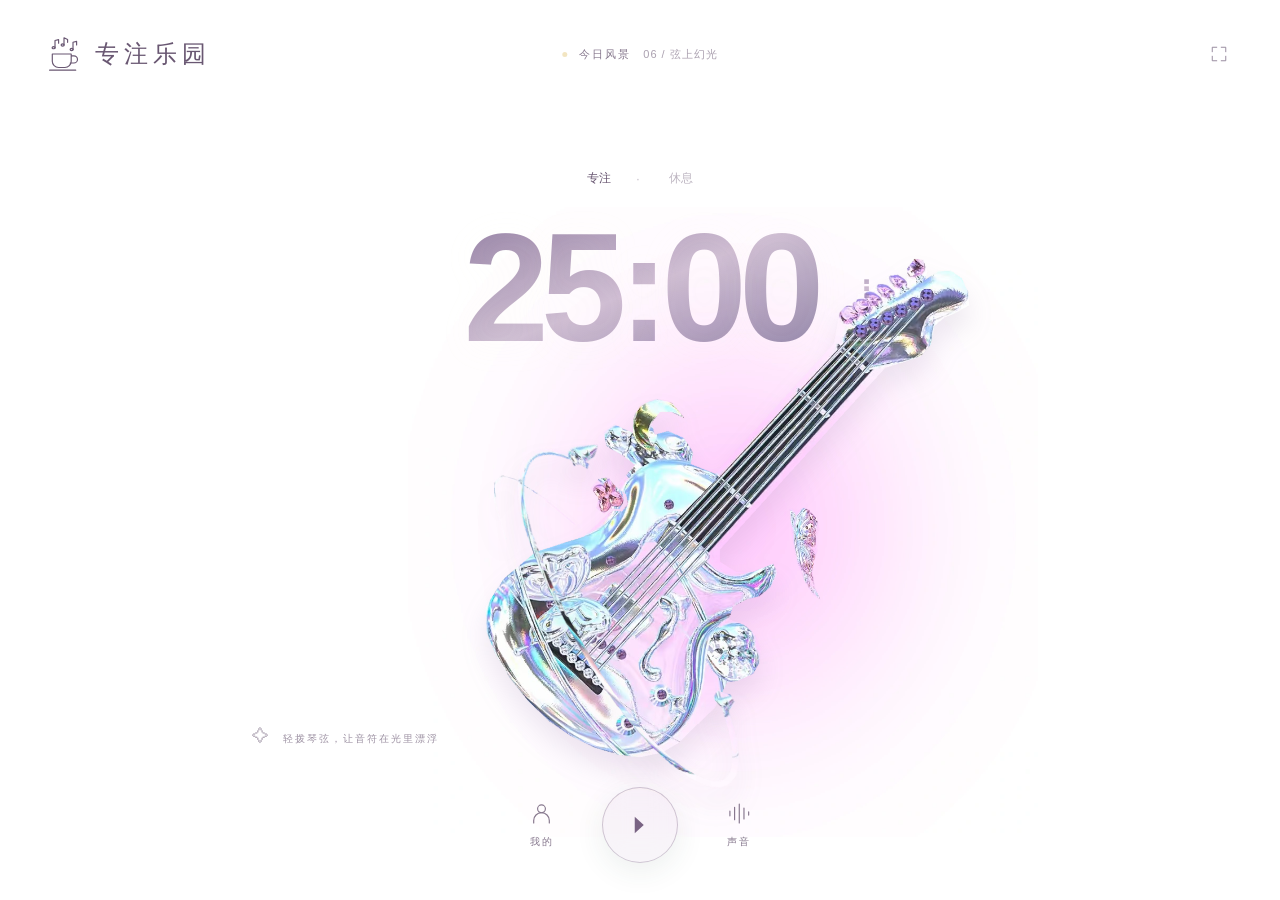
<file: index.html>
<!doctype html>
<html lang="zh-CN">
<head><meta charset="utf-8"><meta name="viewport" content="width=device-width,initial-scale=1"><meta name="theme-color" content="#7f9489"><title>专注乐园</title><link rel="icon" href="assets/coffee-notes.svg" type="image/svg+xml"><link rel="stylesheet" href="style.css"></head>
<body>
<canvas id="pond" aria-label="互动鱼池，按住并移动鼠标，引导小鱼游动"></canvas>
<div class="grain"></div><div class="vignette"></div>
<header><div class="brand"><svg xmlns="http://www.w3.org/2000/svg" viewBox="0 0 40 40" fill="none" stroke="currentColor" stroke-width="1.5" stroke-linecap="round" stroke-linejoin="round" aria-hidden="true"><path data-cup="true" d="M7 20h21v8a7 7 0 0 1-7 7h-7a7 7 0 0 1-7-7Zm21 2h3a4 4 0 0 1 0 8h-4M4 38h29"/><g data-music-note="1"><path d="M10 13V5l4-1v4"/><ellipse cx="8.5" cy="13" rx="1.7" ry="1.2"/></g><g data-music-note="2"><path d="M20 10V2l4 2v3"/><ellipse cx="18.5" cy="10" rx="1.7" ry="1.2"/></g><g data-music-note="3"><path d="M30 15V7l4-1v4"/><ellipse cx="28.5" cy="15" rx="1.7" ry="1.2"/></g></svg><span>专注乐园</span></div><div class="scene-label"><i></i> <b id="sceneMode">今日风景</b> <span id="sceneName">01 / 暖屿鱼池</span></div><button class="icon-button" id="fullscreen" title="全屏沉浸" aria-label="全屏沉浸"></button></header>
<main><section class="timer-zone"><div class="mode"><button id="focusTab" class="selected">专注</button><span>·</span><button id="breakTab">休息</button></div><div class="time-row"><button id="time" title="点击调整当前时长" aria-label="调整当前时长">25:00</button><button id="settings" class="dots" aria-label="设置时长">⋮</button></div><div id="status" class="status"></div></section></main>
<div class="interaction-hint" id="hint"><span>✧</span> 按住水面，让小鱼跟随你的光</div>
<footer><div class="controls"><button class="side-control" id="profile" aria-label="我的专注"><span class="icon"></span><small>我的</small></button><button id="toggle" class="play-button" aria-label="开始专注"></button><button class="side-control" id="sound" aria-label="背景声音"><span class="icon"></span><small>声音</small></button></div></footer>
<dialog id="settingsDialog"><form method="dialog"><div class="panel-heading"><div><small>YOUR OWN RHYTHM</small><h2>找到你的节奏</h2></div><button class="close" aria-label="关闭">×</button></div><p class="panel-copy">专注一会儿，也记得好好休息。</p><label class="setting-row">专注时长 <span><input id="focusMinutes" type="number" min="1" max="180" value="25" required> 分钟</span></label><label class="setting-row">休息时长 <span><input id="breakMinutes" type="number" min="1" max="60" value="5" required> 分钟</span></label><p class="fine">保存后，当前阶段会从新时长开始计时并暂停。</p><button type="button" id="saveSettings" class="primary">保存节奏</button><button type="button" id="reset" class="text-button">重置当前计时</button></form></dialog>
<dialog id="wheelDialog"><div class="panel-heading"><div><small>A MOMENT FOR YOU</small><h2 id="wheelTitle">调整专注时长</h2></div><button class="close" aria-label="关闭">×</button></div><p class="panel-copy">上下滚动，选一个刚刚好的时间。</p><div class="wheel-wrap"><div class="wheel-selection"></div><div id="wheel" tabindex="0" role="listbox" aria-label="分钟数"></div><span class="wheel-unit">分钟</span></div><button id="saveWheel" class="primary">就从这里开始</button></dialog>
<dialog id="profileDialog"><div class="panel-heading"><div><small>EVERY MOMENT COUNTS</small><h2>慢慢生长的你</h2></div><button class="close" aria-label="关闭">×</button></div><p class="panel-copy">每一份投入，都在这里悄悄积累。</p><div class="stats"><div><strong id="count">0</strong><span>累计番茄周期</span></div><div><strong id="minutes">0</strong><span>累计专注 · 分钟</span></div></div><div class="unlock-card"><span>✧</span><p id="profileUnlock">完成一个完整周期，收下明日场景的解锁资格。</p></div><section id="sceneLibrary" class="scene-library" aria-label="我的场景"><div class="library-tabs" role="tablist" aria-label="场景分类"><button id="unlockedTab" type="button" role="tab" aria-controls="unlockedPanel" aria-selected="true">已解锁场景</button><button id="favoritesTab" type="button" role="tab" aria-controls="favoritesPanel" aria-selected="false">收藏场景</button></div><div id="unlockedPanel" role="tabpanel" aria-labelledby="unlockedTab"><div id="unlockedScenes"></div><p id="unlockedEmpty" class="library-empty" hidden>新的风景，正在路上。</p></div><div id="favoritesPanel" role="tabpanel" aria-labelledby="favoritesTab" hidden><div id="favoritesScenes"></div><p id="favoritesEmpty" class="library-empty">点亮场景旁的星星，把喜欢的风景留在这里。</p></div></section><div class="backup"><button id="export" class="text-button">导出备份 ↗</button><button id="import" class="text-button">导入备份 ↙</button><input id="importFile" type="file" accept="application/json" hidden></div><p class="fine">数据只保存在这台电脑的当前浏览器。</p></dialog>
<dialog id="soundDialog"><div class="panel-heading"><div><small>LISTEN TO THE QUIET</small><h2>给安静一点声音</h2></div><button class="close" aria-label="关闭">×</button></div><p class="panel-copy">柔和的本地声音，陪你停留片刻。</p><div class="tracks"><button data-track="rain"><span>☂</span><div>轻雨<small>均匀雨幕，安心学习</small></div><i>○</i></button><button data-track="piano"><span>♫</span><div>柔和钢琴<small>缓缓流淌，让心安静下来</small></div><i>○</i></button><button data-track="forest"><span>♧</span><div>林风<small>树叶之间，一阵柔软的风</small></div><i>○</i></button></div><label class="volume-row">音量<input id="volume" type="range" min="0" max="1" step="0.01" value="0.35"></label><label class="volume-row">场景互动音效<input id="effects" type="checkbox" checked></label><button id="stopSound" class="text-button">关闭背景声音</button></dialog>
<div id="toast" role="status"></div><script src="scenes/warm-pond/scene.js"></script><script src="scenes/dream-ocean/scene.js"></script><script src="scenes/rain-window/scene.js"></script><script src="scenes/dandelion-night/scene.js"></script><script src="scenes/book-pages/scene.js"></script><script src="scenes/crystal-guitar/scene.js"></script><script src="scenes/wisteria-glow/scene.js"></script><script src="scenes/airplane-window/scene.js"></script><script src="scenes/catalog.js"></script><script src="app.js"></script><script src="scenes/shared/pond.js"></script><script src="scenes/rain-window/renderer.js"></script><script src="scenes/dandelion-night/renderer.js"></script><script src="scenes/book-pages/renderer.js"></script><script src="scenes/crystal-guitar/renderer.js"></script><script src="scenes/wisteria-glow/renderer.js"></script><script src="scenes/airplane-window/renderer.js"></script><script src="scenes/shared/renderer.js"></script>
</body></html>
</file>
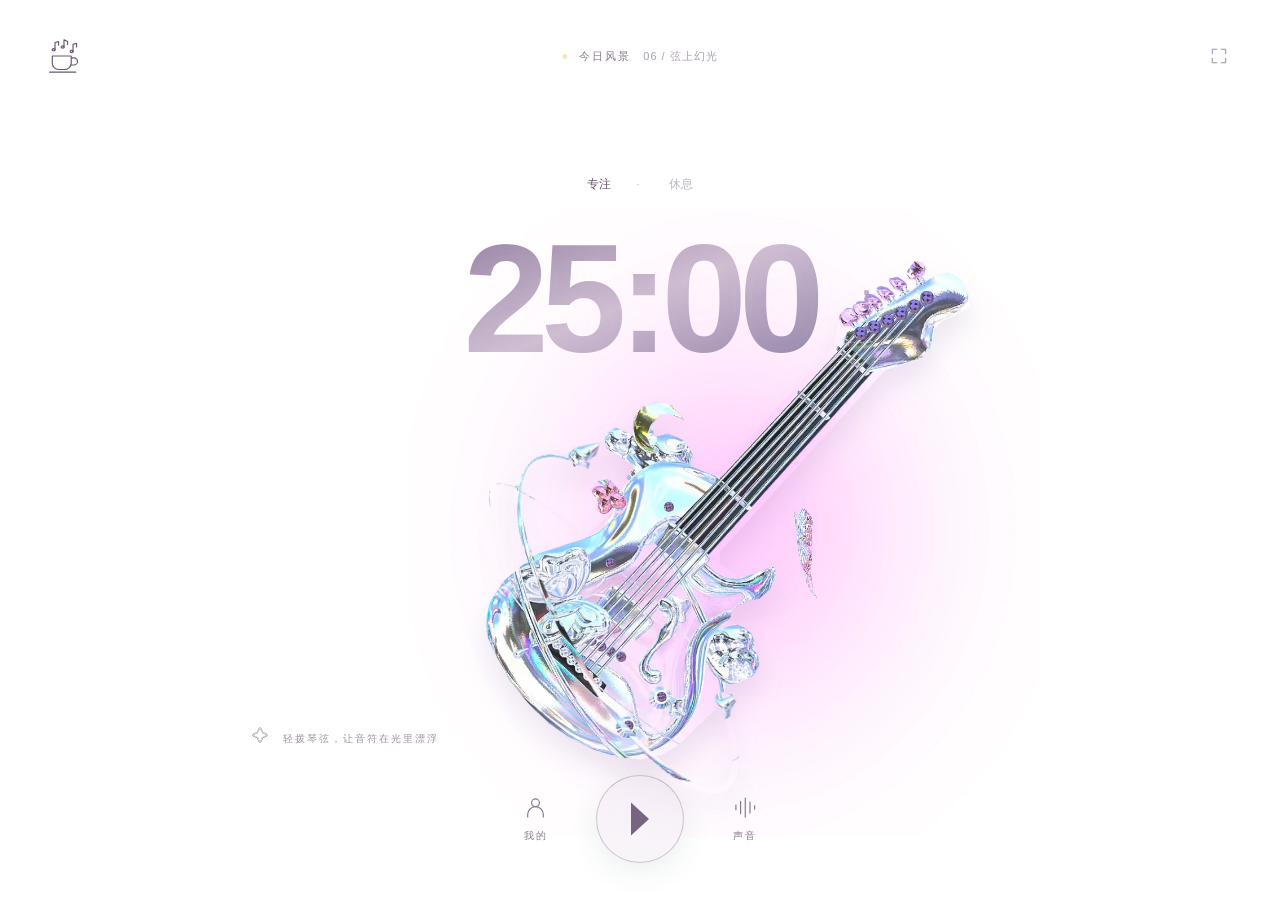
<file: mobile/index.html>
<!doctype html>
<html lang="zh-CN">
<head><meta charset="utf-8"><meta name="viewport" content="width=device-width,initial-scale=1,viewport-fit=cover"><meta name="theme-color" content="#7f9489"><title>专注乐园</title><link rel="icon" href="assets/coffee-notes.svg" type="image/svg+xml"><link rel="stylesheet" href="style.css"><link rel="manifest" href="manifest.webmanifest"><link rel="apple-touch-icon" href="assets/icon-180.png"><meta name="apple-mobile-web-app-capable" content="yes"><meta name="apple-mobile-web-app-title" content="专注乐园"><meta name="apple-mobile-web-app-status-bar-style" content="black-translucent"><link rel="stylesheet" href="mobile.css"></head>
<body>
<canvas id="pond" aria-label="互动鱼池，按住并移动鼠标，引导小鱼游动"></canvas>
<div class="grain"></div><div class="vignette"></div>
<header><div class="brand" role="img" aria-label="专注乐园"><svg xmlns="http://www.w3.org/2000/svg" viewBox="0 0 40 40" fill="none" stroke="currentColor" stroke-width="1.5" stroke-linecap="round" stroke-linejoin="round" aria-hidden="true"><path data-cup="true" d="M7 20h21v8a7 7 0 0 1-7 7h-7a7 7 0 0 1-7-7Zm21 2h3a4 4 0 0 1 0 8h-4M4 38h29"/><g data-music-note="1"><path d="M10 13V5l4-1v4"/><ellipse cx="8.5" cy="13" rx="1.7" ry="1.2"/></g><g data-music-note="2"><path d="M20 10V2l4 2v3"/><ellipse cx="18.5" cy="10" rx="1.7" ry="1.2"/></g><g data-music-note="3"><path d="M30 15V7l4-1v4"/><ellipse cx="28.5" cy="15" rx="1.7" ry="1.2"/></g></svg></div><div class="scene-label"><i></i> <b id="sceneMode">今日风景</b> <span id="sceneName">01 / 暖屿鱼池</span></div><button class="icon-button" id="fullscreen" title="全屏沉浸" aria-label="全屏沉浸"></button></header>
<main><section class="timer-zone"><div class="mode"><button id="focusTab" class="selected">专注</button><span>·</span><button id="breakTab">休息</button></div><div class="time-row"><button id="time" title="点击调整当前时长" aria-label="调整当前时长">25:00</button><button id="settings" class="dots" aria-label="设置时长">⋮</button></div><div id="status" class="status"></div></section></main>
<div class="interaction-hint" id="hint"><span>✧</span> 按住水面，让小鱼跟随你的光</div>
<footer><div class="controls"><button class="side-control" id="profile" aria-label="我的专注"><span class="icon"></span><small>我的</small></button><button id="toggle" class="play-button" aria-label="开始专注"></button><button class="side-control" id="sound" aria-label="背景声音"><span class="icon"></span><small>声音</small></button></div></footer>
<dialog id="settingsDialog"><form method="dialog"><div class="panel-heading"><div><small>YOUR OWN RHYTHM</small><h2>找到你的节奏</h2></div><button class="close" aria-label="关闭">×</button></div><p class="panel-copy">专注一会儿，也记得好好休息。</p><label class="setting-row">专注时长 <span><input id="focusMinutes" type="number" min="1" max="180" value="25" required> 分钟</span></label><label class="setting-row">休息时长 <span><input id="breakMinutes" type="number" min="1" max="60" value="5" required> 分钟</span></label><p class="fine">保存后，当前阶段会从新时长开始计时并暂停。</p><button type="button" id="saveSettings" class="primary">保存节奏</button><button type="button" id="reset" class="text-button">重置当前计时</button></form></dialog>
<dialog id="wheelDialog"><div class="panel-heading"><div><small>A MOMENT FOR YOU</small><h2 id="wheelTitle">调整专注时长</h2></div><button class="close" aria-label="关闭">×</button></div><p class="panel-copy">上下滚动，选一个刚刚好的时间。</p><div class="wheel-wrap"><div class="wheel-selection"></div><div id="wheel" tabindex="0" role="listbox" aria-label="分钟数"></div><span class="wheel-unit">分钟</span></div><button id="saveWheel" class="primary">就从这里开始</button></dialog>
<dialog id="profileDialog"><div class="panel-heading"><div><small>EVERY MOMENT COUNTS</small><h2>慢慢生长的你</h2></div><button class="close" aria-label="关闭">×</button></div><p class="panel-copy">每一份投入，都在这里悄悄积累。</p><div class="stats"><div><strong id="count">0</strong><span>累计番茄周期</span></div><div><strong id="minutes">0</strong><span>累计专注 · 分钟</span></div></div><div class="unlock-card"><span>✧</span><p id="profileUnlock">完成一个完整周期，收下明日场景的解锁资格。</p></div><section id="sceneLibrary" class="scene-library" aria-label="我的场景"><div class="library-tabs" role="tablist" aria-label="场景分类"><button id="unlockedTab" type="button" role="tab" aria-controls="unlockedPanel" aria-selected="true">已解锁场景</button><button id="favoritesTab" type="button" role="tab" aria-controls="favoritesPanel" aria-selected="false">收藏场景</button></div><div id="unlockedPanel" role="tabpanel" aria-labelledby="unlockedTab"><div id="unlockedScenes"></div><p id="unlockedEmpty" class="library-empty" hidden>新的风景，正在路上。</p></div><div id="favoritesPanel" role="tabpanel" aria-labelledby="favoritesTab" hidden><div id="favoritesScenes"></div><p id="favoritesEmpty" class="library-empty">点亮场景旁的星星，把喜欢的风景留在这里。</p></div></section><div class="backup"><button id="export" class="text-button">导出备份 ↗</button><button id="import" class="text-button">导入备份 ↙</button><input id="importFile" type="file" accept=".json,application/json" hidden></div><p class="fine">数据只保存在当前设备；可用备份在电脑与手机之间迁移。</p><section class="install-card"><p id="offlineStatus" role="status">正在检查离线资源……</p><button id="retryOffline" type="button">重新准备离线资源</button><details id="installHelp"><summary>安装到 iPhone 桌面</summary><ol><li>在 Safari 打开此应用的 HTTPS 地址。</li><li>等上方显示「离线资源已就绪」。</li><li>点 Safari 分享，选择「添加到主屏幕」；若出现「作为 Web App 打开」，请开启。</li><li>从新图标打开，首次确认资源就绪后可断网使用。</li></ol><p>ZIP 仅用于传输和部署，不能从「文件」直接安装。锁屏期间可能没有完成提示音，请返回应用查看；重要记录请定期导出备份。</p></details></section></dialog>
<dialog id="soundDialog"><div class="panel-heading"><div><small>LISTEN TO THE QUIET</small><h2>给安静一点声音</h2></div><button class="close" aria-label="关闭">×</button></div><p class="panel-copy">柔和的本地声音，陪你停留片刻。</p><div class="tracks"><button data-track="rain"><span>☂</span><div>轻雨<small>均匀雨幕，安心学习</small></div><i>○</i></button><button data-track="piano"><span>♫</span><div>柔和钢琴<small>缓缓流淌，让心安静下来</small></div><i>○</i></button><button data-track="forest"><span>♧</span><div>林风<small>树叶之间，一阵柔软的风</small></div><i>○</i></button></div><label class="volume-row">音量<input id="volume" type="range" min="0" max="1" step="0.01" value="0.35"></label><label class="volume-row">场景互动音效<input id="effects" type="checkbox" checked></label><button id="stopSound" class="text-button">关闭背景声音</button></dialog>
<div id="toast" role="status"></div><script src="scenes/warm-pond/scene.js"></script><script src="scenes/dream-ocean/scene.js"></script><script src="scenes/rain-window/scene.js"></script><script src="scenes/dandelion-night/scene.js"></script><script src="scenes/book-pages/scene.js"></script><script src="scenes/crystal-guitar/scene.js"></script><script src="scenes/wisteria-glow/scene.js"></script><script src="scenes/airplane-window/scene.js"></script><script src="scenes/catalog.js"></script><script src="app.js"></script><script src="scenes/shared/pond.js"></script><script src="scenes/rain-window/renderer.js"></script><script src="scenes/dandelion-night/renderer.js"></script><script src="scenes/book-pages/renderer.js"></script><script src="scenes/crystal-guitar/renderer.js"></script><script src="scenes/wisteria-glow/renderer.js"></script><script src="scenes/airplane-window/renderer.js"></script><script src="scenes/shared/renderer.js"></script>
<script src="mobile.js"></script></body></html>
</file>
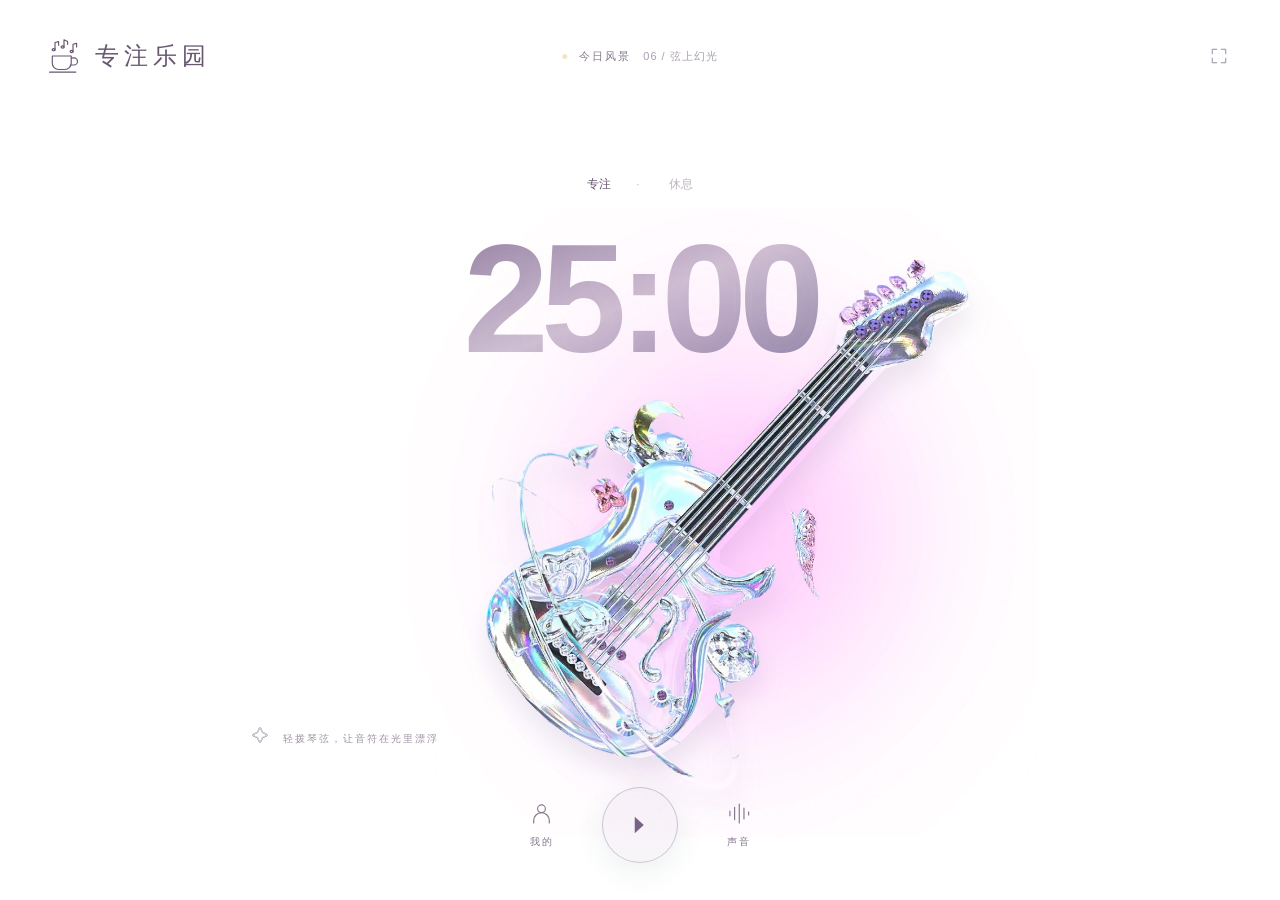
<file: 专注乐园移动端/index.html>
<!doctype html>
<html lang="zh-CN">
<head><meta charset="utf-8"><meta name="viewport" content="width=device-width,initial-scale=1,viewport-fit=cover"><meta name="theme-color" content="#7f9489"><title>专注乐园</title><link rel="icon" href="assets/coffee-notes.svg" type="image/svg+xml"><link rel="stylesheet" href="style.css"><link rel="manifest" href="manifest.webmanifest"><link rel="apple-touch-icon" href="assets/icon-180.png"><meta name="apple-mobile-web-app-capable" content="yes"><meta name="apple-mobile-web-app-title" content="专注乐园"><meta name="apple-mobile-web-app-status-bar-style" content="black-translucent"><link rel="stylesheet" href="mobile.css"></head>
<body>
<canvas id="pond" aria-label="互动鱼池，按住并移动鼠标，引导小鱼游动"></canvas>
<div class="grain"></div><div class="vignette"></div>
<header><div class="brand"><svg xmlns="http://www.w3.org/2000/svg" viewBox="0 0 40 40" fill="none" stroke="currentColor" stroke-width="1.5" stroke-linecap="round" stroke-linejoin="round" aria-hidden="true"><path data-cup="true" d="M7 20h21v8a7 7 0 0 1-7 7h-7a7 7 0 0 1-7-7Zm21 2h3a4 4 0 0 1 0 8h-4M4 38h29"/><g data-music-note="1"><path d="M10 13V5l4-1v4"/><ellipse cx="8.5" cy="13" rx="1.7" ry="1.2"/></g><g data-music-note="2"><path d="M20 10V2l4 2v3"/><ellipse cx="18.5" cy="10" rx="1.7" ry="1.2"/></g><g data-music-note="3"><path d="M30 15V7l4-1v4"/><ellipse cx="28.5" cy="15" rx="1.7" ry="1.2"/></g></svg><span>专注乐园</span></div><div class="scene-label"><i></i> <b id="sceneMode">今日风景</b> <span id="sceneName">01 / 暖屿鱼池</span></div><button class="icon-button" id="fullscreen" title="全屏沉浸" aria-label="全屏沉浸"></button></header>
<main><section class="timer-zone"><div class="mode"><button id="focusTab" class="selected">专注</button><span>·</span><button id="breakTab">休息</button></div><div class="time-row"><button id="time" title="点击调整当前时长" aria-label="调整当前时长">25:00</button><button id="settings" class="dots" aria-label="设置时长">⋮</button></div><div id="status" class="status"></div></section></main>
<div class="interaction-hint" id="hint"><span>✧</span> 按住水面，让小鱼跟随你的光</div>
<footer><div class="controls"><button class="side-control" id="profile" aria-label="我的专注"><span class="icon"></span><small>我的</small></button><button id="toggle" class="play-button" aria-label="开始专注"></button><button class="side-control" id="sound" aria-label="背景声音"><span class="icon"></span><small>声音</small></button></div></footer>
<dialog id="settingsDialog"><form method="dialog"><div class="panel-heading"><div><small>YOUR OWN RHYTHM</small><h2>找到你的节奏</h2></div><button class="close" aria-label="关闭">×</button></div><p class="panel-copy">专注一会儿，也记得好好休息。</p><label class="setting-row">专注时长 <span><input id="focusMinutes" type="number" min="1" max="180" value="25" required> 分钟</span></label><label class="setting-row">休息时长 <span><input id="breakMinutes" type="number" min="1" max="60" value="5" required> 分钟</span></label><p class="fine">保存后，当前阶段会从新时长开始计时并暂停。</p><button type="button" id="saveSettings" class="primary">保存节奏</button><button type="button" id="reset" class="text-button">重置当前计时</button></form></dialog>
<dialog id="wheelDialog"><div class="panel-heading"><div><small>A MOMENT FOR YOU</small><h2 id="wheelTitle">调整专注时长</h2></div><button class="close" aria-label="关闭">×</button></div><p class="panel-copy">上下滚动，选一个刚刚好的时间。</p><div class="wheel-wrap"><div class="wheel-selection"></div><div id="wheel" tabindex="0" role="listbox" aria-label="分钟数"></div><span class="wheel-unit">分钟</span></div><button id="saveWheel" class="primary">就从这里开始</button></dialog>
<dialog id="profileDialog"><div class="panel-heading"><div><small>EVERY MOMENT COUNTS</small><h2>慢慢生长的你</h2></div><button class="close" aria-label="关闭">×</button></div><p class="panel-copy">每一份投入，都在这里悄悄积累。</p><div class="stats"><div><strong id="count">0</strong><span>累计番茄周期</span></div><div><strong id="minutes">0</strong><span>累计专注 · 分钟</span></div></div><div class="unlock-card"><span>✧</span><p id="profileUnlock">完成一个完整周期，收下明日场景的解锁资格。</p></div><section id="sceneLibrary" class="scene-library" aria-label="我的场景"><div class="library-tabs" role="tablist" aria-label="场景分类"><button id="unlockedTab" type="button" role="tab" aria-controls="unlockedPanel" aria-selected="true">已解锁场景</button><button id="favoritesTab" type="button" role="tab" aria-controls="favoritesPanel" aria-selected="false">收藏场景</button></div><div id="unlockedPanel" role="tabpanel" aria-labelledby="unlockedTab"><div id="unlockedScenes"></div><p id="unlockedEmpty" class="library-empty" hidden>新的风景，正在路上。</p></div><div id="favoritesPanel" role="tabpanel" aria-labelledby="favoritesTab" hidden><div id="favoritesScenes"></div><p id="favoritesEmpty" class="library-empty">点亮场景旁的星星，把喜欢的风景留在这里。</p></div></section><div class="backup"><button id="export" class="text-button">导出备份 ↗</button><button id="import" class="text-button">导入备份 ↙</button><input id="importFile" type="file" accept=".json,application/json" hidden></div><p class="fine">数据只保存在当前设备；可用备份在电脑与手机之间迁移。</p><section class="install-card"><p id="offlineStatus" role="status">正在检查离线资源……</p><button id="retryOffline" type="button">重新准备离线资源</button><details id="installHelp"><summary>安装到 iPhone 桌面</summary><ol><li>在 Safari 打开此应用的 HTTPS 地址。</li><li>等上方显示「离线资源已就绪」。</li><li>点 Safari 分享，选择「添加到主屏幕」；若出现「作为 Web App 打开」，请开启。</li><li>从新图标打开，首次确认资源就绪后可断网使用。</li></ol><p>ZIP 仅用于传输和部署，不能从「文件」直接安装。锁屏期间可能没有完成提示音，请返回应用查看；重要记录请定期导出备份。</p></details></section></dialog>
<dialog id="soundDialog"><div class="panel-heading"><div><small>LISTEN TO THE QUIET</small><h2>给安静一点声音</h2></div><button class="close" aria-label="关闭">×</button></div><p class="panel-copy">柔和的本地声音，陪你停留片刻。</p><div class="tracks"><button data-track="rain"><span>☂</span><div>轻雨<small>均匀雨幕，安心学习</small></div><i>○</i></button><button data-track="piano"><span>♫</span><div>柔和钢琴<small>缓缓流淌，让心安静下来</small></div><i>○</i></button><button data-track="forest"><span>♧</span><div>林风<small>树叶之间，一阵柔软的风</small></div><i>○</i></button></div><label class="volume-row">音量<input id="volume" type="range" min="0" max="1" step="0.01" value="0.35"></label><label class="volume-row">场景互动音效<input id="effects" type="checkbox" checked></label><button id="stopSound" class="text-button">关闭背景声音</button></dialog>
<div id="toast" role="status"></div><script src="scenes/warm-pond/scene.js"></script><script src="scenes/dream-ocean/scene.js"></script><script src="scenes/rain-window/scene.js"></script><script src="scenes/dandelion-night/scene.js"></script><script src="scenes/book-pages/scene.js"></script><script src="scenes/crystal-guitar/scene.js"></script><script src="scenes/wisteria-glow/scene.js"></script><script src="scenes/airplane-window/scene.js"></script><script src="scenes/catalog.js"></script><script src="app.js"></script><script src="scenes/shared/pond.js"></script><script src="scenes/rain-window/renderer.js"></script><script src="scenes/dandelion-night/renderer.js"></script><script src="scenes/book-pages/renderer.js"></script><script src="scenes/crystal-guitar/renderer.js"></script><script src="scenes/wisteria-glow/renderer.js"></script><script src="scenes/airplane-window/renderer.js"></script><script src="scenes/shared/renderer.js"></script>
<script src="mobile.js"></script></body></html>
</file>
<file: style.css>
:root{color-scheme:light;--ink:#485e54;--cream:#f6f1e6;--muted:#7a897f}*{box-sizing:border-box}body{margin:0;overflow:hidden;background:#879a8b;color:var(--cream);font-family:"Segoe UI","Microsoft YaHei",sans-serif;font-weight:400}button,input{font:inherit}button{cursor:pointer;color:inherit;border:0;background:none;-webkit-tap-highlight-color:transparent}button:focus-visible{outline:2px solid #fff4d4;outline-offset:6px}#pond,.grain,.vignette{position:fixed;inset:0;width:100%;height:100%}.grain,.vignette{pointer-events:none}.grain{opacity:.06;background-image:url("data:image/svg+xml,%3Csvg viewBox='0 0 180 180' xmlns='http://www.w3.org/2000/svg'%3E%3Cfilter id='n'%3E%3CfeTurbulence type='fractalNoise' baseFrequency='.85' numOctaves='3' stitchTiles='stitch'/%3E%3C/filter%3E%3Cpath fill='%23fff' filter='url(%23n)' opacity='.8' d='M0 0h180v180H0z'/%3E%3C/svg%3E")}.vignette{background:linear-gradient(0deg,rgba(43,65,55,.35),transparent 28%,transparent 78%,rgba(58,76,63,.08))}header{position:fixed;top:0;left:0;width:100%;padding:34px 46px;display:flex;align-items:center;justify-content:space-between;pointer-events:none}header>*{pointer-events:auto}.brand{display:flex;align-items:center;gap:13px;font-size:24px;letter-spacing:5px}.brand svg{width:32px;height:32px;fill:none;stroke:currentColor;stroke-width:1.3}.scene-label{position:absolute;left:50%;transform:translateX(-50%);font-size:11px;letter-spacing:2px;opacity:.8;display:flex;align-items:center;gap:12px}.scene-label i{width:5px;height:5px;background:#f0dfb2;border-radius:100%}.scene-label span{opacity:.7;letter-spacing:1px}.icon-button{width:30px;height:30px;opacity:.8}.icon-button svg,.icon svg,.play-button svg{width:100%;height:100%;fill:none;stroke:currentColor;stroke-width:1.5;stroke-linecap:round;stroke-linejoin:round}.timer-zone{position:fixed;top:18%;left:50%;transform:translateX(-50%);text-align:center;pointer-events:none}.timer-zone button{pointer-events:auto}.mode{display:flex;align-items:center;justify-content:center;gap:19px;font-size:12px;letter-spacing:4px}.mode button{padding:8px 6px;opacity:.45}.mode .selected{opacity:1}.mode span{opacity:.4}.time-row{position:relative}.time-row #time{font-family:"Arial","Segoe UI",sans-serif;font-size:clamp(100px,12vw,174px);font-weight:750;letter-spacing:-8px;line-height:1.22;padding:0 20px;background:linear-gradient(158deg,rgba(255,253,239,.95) 12%,rgba(240,243,230,.52) 65%,rgba(255,247,229,.82));-webkit-background-clip:text;background-clip:text;color:transparent;text-shadow:0 4px 34px #f3f4df14;filter:drop-shadow(0 2px 0 #ffffff18);font-variant-numeric:tabular-nums}.dots{position:absolute;right:-22px;top:46%;font-size:14px;letter-spacing:3px;padding:12px;opacity:.65}.status{margin-top:8px;font-size:12px;letter-spacing:4px;opacity:.7}.interaction-hint{position:fixed;left:50%;bottom:181px;transform:translateX(-50%);font-size:11px;letter-spacing:2px;opacity:.65;pointer-events:none;white-space:nowrap;transition:opacity 1s}.interaction-hint span{font-size:17px;margin-right:8px}footer{position:fixed;bottom:37px;left:46px;right:46px;display:flex;align-items:center;justify-content:space-between;pointer-events:none}footer>*{pointer-events:auto}.controls{position:absolute;left:50%;transform:translateX(-50%);display:flex;gap:42px;align-items:center;bottom:0}.side-control{display:flex;flex-direction:column;gap:9px;align-items:center;opacity:.8;transition:opacity .2s,transform .2s}.side-control:hover{opacity:1;transform:translateY(-3px)}.icon{display:block;width:25px;height:25px}.side-control small{font-size:10px;letter-spacing:2px}.play-button{border:1px solid #f7f4e36b;background:linear-gradient(135deg,#fffce52e,#fffde60b);box-shadow:0 8px 30px #294c3d17,inset 0 1px 1px #fff4db33;backdrop-filter:blur(12px);border-radius:50%;width:76px;height:76px;padding:25px;color:#fff7e6dc;transition:background .2s,transform .2s}.play-button:hover{background:#fff6de30;transform:scale(1.05)}dialog{border:1px solid #ffffff90;border-radius:24px;background:#f3f0e7f5;box-shadow:0 30px 100px #203e3e33;color:var(--ink);width:400px;padding:32px;max-width:calc(100vw - 36px);max-height:90vh;overflow:auto}dialog::backdrop{background:#253e353d;backdrop-filter:blur(8px)}.panel-heading{display:flex;justify-content:space-between;align-items:center}.panel-heading small{font-size:9px;letter-spacing:2.1px;color:#8c9a8b}h2{font-size:22px;font-weight:500;letter-spacing:2px;margin:10px 0}.close{font-size:27px;opacity:.5;align-self:flex-start;padding:0 0 0 15px}.panel-copy{font-size:12px;color:#8a9488;line-height:1.9;margin:12px 0 25px}.setting-row{display:flex;align-items:center;justify-content:space-between;padding:16px 0;border-bottom:1px solid #6981711c;font-size:13px}.setting-row span{font-size:11px;color:#879284}.setting-row input{width:64px;border:0;background:#e1e6dc;color:var(--ink);padding:10px;border-radius:8px;font-size:16px}.fine{font-size:10px;line-height:1.8;color:#94a08f}.primary{background:#7c9281;color:#fff9ee;width:100%;padding:14px;border-radius:12px;font-size:12px;letter-spacing:2px;margin-top:18px}.text-button{font-size:11px;color:#7f9180;padding:15px 0}.stats{display:flex;gap:20px;margin:30px 0}.stats>div{flex:1}.stats strong{display:block;font-size:39px;font-weight:400}.stats span{display:block;font-size:10px;margin-top:10px;color:#8b998b}.unlock-card{display:flex;gap:15px;align-items:center;background:#e6e9dd;padding:16px;border-radius:12px}.unlock-card>span{font-size:27px;color:#9aab8d}.unlock-card p{font-size:11px;line-height:1.9;margin:0}.backup{display:flex;justify-content:space-between;margin-top:16px}.tracks{display:grid;gap:10px}.tracks button{display:flex;align-items:center;gap:15px;text-align:left;border:1px solid #82988022;border-radius:12px;padding:17px}.tracks button.active{background:#dfe6d8;border-color:#81977f77}.tracks button>span{font-size:24px;width:30px;color:#879a85}.tracks div{font-size:13px;flex:1}.tracks small{display:block;font-size:10px;margin-top:6px;opacity:.55}.tracks i{font-style:normal;opacity:.5}.volume-row{display:flex;align-items:center;gap:20px;font-size:11px;margin-top:25px;justify-content:space-between}input[type=range]{accent-color:#7d937e;width:70%}input[type=checkbox]{accent-color:#7d937e}.wheel-wrap{position:relative;height:210px;overflow:hidden;margin:10px 0}.wheel-wrap:after{content:"";position:absolute;inset:0;pointer-events:none;background:linear-gradient(#f3f0e7,transparent 32%,transparent 68%,#f3f0e7)}#wheel{height:210px;overflow-y:auto;scroll-snap-type:y mandatory;scrollbar-width:none;padding:84px 0;position:relative;z-index:1;text-align:center}#wheel button{display:block;height:42px;scroll-snap-align:center;width:100%;font-size:25px;color:#6e8372;line-height:42px}.wheel-selection{position:absolute;top:84px;height:42px;width:100%;border-top:1px solid #82947c44;border-bottom:1px solid #82947c44}.wheel-unit{position:absolute;top:98px;right:65px;font-size:11px;color:#8a9b89;pointer-events:none;z-index:2}#toast{position:fixed;left:50%;bottom:155px;transform:translateX(-50%) translateY(10px);padding:12px 22px;border:1px solid #fff4d838;border-radius:30px;background:#456050aa;backdrop-filter:blur(12px);font-size:12px;letter-spacing:1px;opacity:0;transition:.3s;pointer-events:none;z-index:10}#toast.show{opacity:1;transform:translateX(-50%) translateY(0)}@media(max-width:850px){header{padding:25px}.scene-label{display:none}footer{left:25px;right:25px;bottom:30px}.controls{gap:27px}.timer-zone{top:22%}.time-row #time{font-size:120px}.interaction-hint{bottom:155px;font-size:10px}}@media(max-height:650px){.timer-zone{top:13%}.time-row #time{font-size:110px}.interaction-hint{bottom:130px}footer{bottom:25px}}@media(prefers-reduced-motion:reduce){*{transition:none!important}}

/* Shared translucent finish for the timer and its vertical settings icon. */
.time-row #time,.dots{background:linear-gradient(158deg,rgba(255,253,239,.95) 12%,rgba(240,243,230,.52) 65%,rgba(255,247,229,.82));-webkit-background-clip:text;background-clip:text;color:transparent;text-shadow:0 4px 34px #f3f4df14;filter:drop-shadow(0 2px 0 #ffffff18)}
.dots{right:-52px;top:50%;transform:translateY(-50%);width:44px;height:64px;padding:0;font-family:Arial,"Segoe UI",sans-serif;font-size:28px;font-weight:750;letter-spacing:0;line-height:1;opacity:1}
.status:empty{display:none}

.scene-label b{font-weight:400}
html[data-scene="dream-ocean"] body{background:#1541db}
html[data-scene="dream-ocean"] .vignette{background:linear-gradient(0deg,rgba(4,12,66,.36),transparent 28%,transparent 78%,rgba(5,22,83,.1))}

html[data-scene="rain-window"] body{background:#94a78d}
html[data-scene="rain-window"] .grain{opacity:.025}
html[data-scene="rain-window"] .vignette{background:linear-gradient(0deg,rgba(45,66,44,.21),transparent 28%,transparent 85%,rgba(255,255,240,.07))}

html[data-scene="dandelion-night"] body{background:#002fa7}
html[data-scene="dandelion-night"] .vignette{background:linear-gradient(0deg,rgba(24,13,40,.21),transparent 25%,transparent 80%,rgba(17,12,32,.12))}

html[data-scene="dandelion-night"] .interaction-hint{bottom:43%}

html[data-scene="dandelion-night"] #fullscreen{color:#425777}

html[data-scene="book-pages"] body{background:#fff;color:#5a6a50}
html[data-scene="book-pages"] .grain,html[data-scene="book-pages"] .vignette{display:none}
html[data-scene="book-pages"] .time-row #time,html[data-scene="book-pages"] .dots{background-image:linear-gradient(158deg,rgba(68,89,57,.85),rgba(100,123,86,.5),rgba(75,97,63,.8))}
html[data-scene="book-pages"] .play-button{color:#657657;border-color:#65765755;background:#6b805414}

html[data-scene="book-pages"] .interaction-hint{bottom:51%}
html[data-scene="crystal-guitar"] body{background:#fffbff;color:#695772}
html[data-scene="crystal-guitar"] .grain,html[data-scene="crystal-guitar"] .vignette{display:none}
html[data-scene="crystal-guitar"] .time-row #time,html[data-scene="crystal-guitar"] .dots{background-image:linear-gradient(158deg,rgba(115,89,136,.85),rgba(146,113,156,.45),rgba(98,88,132,.8))}
html[data-scene="crystal-guitar"] .play-button{color:#796383;border-color:#79638355;background:#a685b414}
html[data-scene="crystal-guitar"] .interaction-hint{bottom:17%;left:27%;font-size:10px}
@media(max-width:1000px){html[data-scene="crystal-guitar"] .interaction-hint{left:50%;bottom:148px}}
/* Coffee steam is drawn as three distinct floating musical notes. */
.brand svg{width:36px;height:40px;overflow:visible}
.brand [data-music-note]{animation:musicSteam 3.4s ease-in-out infinite}
.brand [data-music-note="2"]{animation-delay:-1.1s}
.brand [data-music-note="3"]{animation-delay:-2.2s}
@keyframes musicSteam{0%,100%{transform:translateY(0);opacity:.62}50%{transform:translateY(-2.5px);opacity:1}}
@media(prefers-reduced-motion:reduce){.brand [data-music-note]{animation:none}}
html[data-scene="wisteria-glow"] body{background:#fafce8;color:#756583}
html[data-scene="wisteria-glow"] .grain{opacity:.025}
html[data-scene="wisteria-glow"] .vignette{display:none}
html[data-scene="wisteria-glow"] .time-row #time,html[data-scene="wisteria-glow"] .dots{background-image:linear-gradient(158deg,rgba(126,99,151,.83),rgba(162,133,178,.46),rgba(117,98,144,.77))}
html[data-scene="wisteria-glow"] .play-button{color:#9276a3;border-color:#9f83ad55;background:#cfb3df14}
html[data-scene="wisteria-glow"] .interaction-hint{bottom:28%;color:#9a829f}
.scene-library{margin-top:24px}.library-tabs{display:flex;border-bottom:1px solid #8c9d7f28;gap:18px;margin-bottom:10px}.library-tabs button{font-size:12px;color:#87917e;padding:12px 0;border-bottom:2px solid transparent}.library-tabs button[aria-selected="true"]{color:#5c735c;border-bottom-color:#8ca184}.library-row{display:flex;align-items:center;border-bottom:1px solid #849a7e12;gap:5px}.scene-choice{display:flex;align-items:center;gap:12px;flex:1;text-align:left;padding:14px 0;font-size:12px;min-height:48px;color:#667661}.scene-choice[aria-pressed="true"]{color:#50694d}.scene-number{font-size:10px;color:#9ba58e}.scene-choice small{font-size:9px;background:#dee6d6;border-radius:8px;padding:3px 7px;margin-left:auto}.favorite-toggle{width:44px;height:44px;font-size:24px;color:#a5ad98;flex-shrink:0}.favorite-toggle[aria-pressed="true"]{color:#c4a35e}.library-empty{font-size:11px;line-height:1.8;color:#99a18e;margin:24px 0}.scene-library button:focus-visible{outline-color:#809476}
html[data-scene="airplane-window"] body{background:#040408;color:#e3ebfa}
html[data-scene="airplane-window"] .grain{opacity:.015}
html[data-scene="airplane-window"] .vignette{display:none}
html[data-scene="airplane-window"] .timer-zone{top:6%}
html[data-scene="airplane-window"] .time-row #time{font-size:clamp(88px,12vh,130px);letter-spacing:-5px}
html[data-scene="airplane-window"] .time-row #time,html[data-scene="airplane-window"] .dots{background-image:linear-gradient(158deg,#f6fbffed,#b3c5e378,#ecf6ffd9)}
html[data-scene="airplane-window"] .play-button{color:#e5efff;border-color:#c9ddff66;background:#8ea7d018}
html[data-scene="airplane-window"] .interaction-hint{left:calc(50% + 310px);bottom:34%;color:#b5c5df;white-space:normal;width:150px;line-height:2;text-align:center}
html[data-scene="airplane-window"] footer{bottom:24px}
@media(max-width:1000px){html[data-scene="airplane-window"] .interaction-hint{left:calc(50% + 220px);width:125px;font-size:10px}}
</file>
<file: mobile/style.css>
:root{color-scheme:light;--ink:#485e54;--cream:#f6f1e6;--muted:#7a897f}*{box-sizing:border-box}body{margin:0;overflow:hidden;background:#879a8b;color:var(--cream);font-family:"Segoe UI","Microsoft YaHei",sans-serif;font-weight:400}button,input{font:inherit}button{cursor:pointer;color:inherit;border:0;background:none;-webkit-tap-highlight-color:transparent}button:focus-visible{outline:2px solid #fff4d4;outline-offset:6px}#pond,.grain,.vignette{position:fixed;inset:0;width:100%;height:100%}.grain,.vignette{pointer-events:none}.grain{opacity:.06;background-image:url("data:image/svg+xml,%3Csvg viewBox='0 0 180 180' xmlns='http://www.w3.org/2000/svg'%3E%3Cfilter id='n'%3E%3CfeTurbulence type='fractalNoise' baseFrequency='.85' numOctaves='3' stitchTiles='stitch'/%3E%3C/filter%3E%3Cpath fill='%23fff' filter='url(%23n)' opacity='.8' d='M0 0h180v180H0z'/%3E%3C/svg%3E")}.vignette{background:linear-gradient(0deg,rgba(43,65,55,.35),transparent 28%,transparent 78%,rgba(58,76,63,.08))}header{position:fixed;top:0;left:0;width:100%;padding:34px 46px;display:flex;align-items:center;justify-content:space-between;pointer-events:none}header>*{pointer-events:auto}.brand{display:flex;align-items:center;gap:13px;font-size:24px;letter-spacing:5px}.brand svg{width:32px;height:32px;fill:none;stroke:currentColor;stroke-width:1.3}.scene-label{position:absolute;left:50%;transform:translateX(-50%);font-size:11px;letter-spacing:2px;opacity:.8;display:flex;align-items:center;gap:12px}.scene-label i{width:5px;height:5px;background:#f0dfb2;border-radius:100%}.scene-label span{opacity:.7;letter-spacing:1px}.icon-button{width:30px;height:30px;opacity:.8}.icon-button svg,.icon svg,.play-button svg{width:100%;height:100%;fill:none;stroke:currentColor;stroke-width:1.5;stroke-linecap:round;stroke-linejoin:round}.timer-zone{position:fixed;top:18%;left:50%;transform:translateX(-50%);text-align:center;pointer-events:none}.timer-zone button{pointer-events:auto}.mode{display:flex;align-items:center;justify-content:center;gap:19px;font-size:12px;letter-spacing:4px}.mode button{padding:8px 6px;opacity:.45}.mode .selected{opacity:1}.mode span{opacity:.4}.time-row{position:relative}.time-row #time{font-family:"Arial","Segoe UI",sans-serif;font-size:clamp(100px,12vw,174px);font-weight:750;letter-spacing:-8px;line-height:1.22;padding:0 20px;background:linear-gradient(158deg,rgba(255,253,239,.95) 12%,rgba(240,243,230,.52) 65%,rgba(255,247,229,.82));-webkit-background-clip:text;background-clip:text;color:transparent;text-shadow:0 4px 34px #f3f4df14;filter:drop-shadow(0 2px 0 #ffffff18);font-variant-numeric:tabular-nums}.dots{position:absolute;right:-22px;top:46%;font-size:14px;letter-spacing:3px;padding:12px;opacity:.65}.status{margin-top:8px;font-size:12px;letter-spacing:4px;opacity:.7}.interaction-hint{position:fixed;left:50%;bottom:181px;transform:translateX(-50%);font-size:11px;letter-spacing:2px;opacity:.65;pointer-events:none;white-space:nowrap;transition:opacity 1s}.interaction-hint span{font-size:17px;margin-right:8px}footer{position:fixed;bottom:37px;left:46px;right:46px;display:flex;align-items:center;justify-content:space-between;pointer-events:none}footer>*{pointer-events:auto}.controls{position:absolute;left:50%;transform:translateX(-50%);display:flex;gap:42px;align-items:center;bottom:0}.side-control{display:flex;flex-direction:column;gap:9px;align-items:center;opacity:.8;transition:opacity .2s,transform .2s}.side-control:hover{opacity:1;transform:translateY(-3px)}.icon{display:block;width:25px;height:25px}.side-control small{font-size:10px;letter-spacing:2px}.play-button{border:1px solid #f7f4e36b;background:linear-gradient(135deg,#fffce52e,#fffde60b);box-shadow:0 8px 30px #294c3d17,inset 0 1px 1px #fff4db33;backdrop-filter:blur(12px);border-radius:50%;width:76px;height:76px;padding:25px;color:#fff7e6dc;transition:background .2s,transform .2s}.play-button:hover{background:#fff6de30;transform:scale(1.05)}dialog{border:1px solid #ffffff90;border-radius:24px;background:#f3f0e7f5;box-shadow:0 30px 100px #203e3e33;color:var(--ink);width:400px;padding:32px;max-width:calc(100vw - 36px);max-height:90vh;overflow:auto}dialog::backdrop{background:#253e353d;backdrop-filter:blur(8px)}.panel-heading{display:flex;justify-content:space-between;align-items:center}.panel-heading small{font-size:9px;letter-spacing:2.1px;color:#8c9a8b}h2{font-size:22px;font-weight:500;letter-spacing:2px;margin:10px 0}.close{font-size:27px;opacity:.5;align-self:flex-start;padding:0 0 0 15px}.panel-copy{font-size:12px;color:#8a9488;line-height:1.9;margin:12px 0 25px}.setting-row{display:flex;align-items:center;justify-content:space-between;padding:16px 0;border-bottom:1px solid #6981711c;font-size:13px}.setting-row span{font-size:11px;color:#879284}.setting-row input{width:64px;border:0;background:#e1e6dc;color:var(--ink);padding:10px;border-radius:8px;font-size:16px}.fine{font-size:10px;line-height:1.8;color:#94a08f}.primary{background:#7c9281;color:#fff9ee;width:100%;padding:14px;border-radius:12px;font-size:12px;letter-spacing:2px;margin-top:18px}.text-button{font-size:11px;color:#7f9180;padding:15px 0}.stats{display:flex;gap:20px;margin:30px 0}.stats>div{flex:1}.stats strong{display:block;font-size:39px;font-weight:400}.stats span{display:block;font-size:10px;margin-top:10px;color:#8b998b}.unlock-card{display:flex;gap:15px;align-items:center;background:#e6e9dd;padding:16px;border-radius:12px}.unlock-card>span{font-size:27px;color:#9aab8d}.unlock-card p{font-size:11px;line-height:1.9;margin:0}.backup{display:flex;justify-content:space-between;margin-top:16px}.tracks{display:grid;gap:10px}.tracks button{display:flex;align-items:center;gap:15px;text-align:left;border:1px solid #82988022;border-radius:12px;padding:17px}.tracks button.active{background:#dfe6d8;border-color:#81977f77}.tracks button>span{font-size:24px;width:30px;color:#879a85}.tracks div{font-size:13px;flex:1}.tracks small{display:block;font-size:10px;margin-top:6px;opacity:.55}.tracks i{font-style:normal;opacity:.5}.volume-row{display:flex;align-items:center;gap:20px;font-size:11px;margin-top:25px;justify-content:space-between}input[type=range]{accent-color:#7d937e;width:70%}input[type=checkbox]{accent-color:#7d937e}.wheel-wrap{position:relative;height:210px;overflow:hidden;margin:10px 0}.wheel-wrap:after{content:"";position:absolute;inset:0;pointer-events:none;background:linear-gradient(#f3f0e7,transparent 32%,transparent 68%,#f3f0e7)}#wheel{height:210px;overflow-y:auto;scroll-snap-type:y mandatory;scrollbar-width:none;padding:84px 0;position:relative;z-index:1;text-align:center}#wheel button{display:block;height:42px;scroll-snap-align:center;width:100%;font-size:25px;color:#6e8372;line-height:42px}.wheel-selection{position:absolute;top:84px;height:42px;width:100%;border-top:1px solid #82947c44;border-bottom:1px solid #82947c44}.wheel-unit{position:absolute;top:98px;right:65px;font-size:11px;color:#8a9b89;pointer-events:none;z-index:2}#toast{position:fixed;left:50%;bottom:155px;transform:translateX(-50%) translateY(10px);padding:12px 22px;border:1px solid #fff4d838;border-radius:30px;background:#456050aa;backdrop-filter:blur(12px);font-size:12px;letter-spacing:1px;opacity:0;transition:.3s;pointer-events:none;z-index:10}#toast.show{opacity:1;transform:translateX(-50%) translateY(0)}@media(max-width:850px){header{padding:25px}.scene-label{display:none}footer{left:25px;right:25px;bottom:30px}.controls{gap:27px}.timer-zone{top:22%}.time-row #time{font-size:120px}.interaction-hint{bottom:155px;font-size:10px}}@media(max-height:650px){.timer-zone{top:13%}.time-row #time{font-size:110px}.interaction-hint{bottom:130px}footer{bottom:25px}}@media(prefers-reduced-motion:reduce){*{transition:none!important}}

/* Shared translucent finish for the timer and its vertical settings icon. */
.time-row #time,.dots{background:linear-gradient(158deg,rgba(255,253,239,.95) 12%,rgba(240,243,230,.52) 65%,rgba(255,247,229,.82));-webkit-background-clip:text;background-clip:text;color:transparent;text-shadow:0 4px 34px #f3f4df14;filter:drop-shadow(0 2px 0 #ffffff18)}
.dots{right:-52px;top:50%;transform:translateY(-50%);width:44px;height:64px;padding:0;font-family:Arial,"Segoe UI",sans-serif;font-size:28px;font-weight:750;letter-spacing:0;line-height:1;opacity:1}
.status:empty{display:none}

.scene-label b{font-weight:400}
html[data-scene="dream-ocean"] body{background:#1541db}
html[data-scene="dream-ocean"] .vignette{background:linear-gradient(0deg,rgba(4,12,66,.36),transparent 28%,transparent 78%,rgba(5,22,83,.1))}

html[data-scene="rain-window"] body{background:#94a78d}
html[data-scene="rain-window"] .grain{opacity:.025}
html[data-scene="rain-window"] .vignette{background:linear-gradient(0deg,rgba(45,66,44,.21),transparent 28%,transparent 85%,rgba(255,255,240,.07))}

html[data-scene="dandelion-night"] body{background:#002fa7}
html[data-scene="dandelion-night"] .vignette{background:linear-gradient(0deg,rgba(24,13,40,.21),transparent 25%,transparent 80%,rgba(17,12,32,.12))}

html[data-scene="dandelion-night"] .interaction-hint{bottom:43%}

html[data-scene="dandelion-night"] #fullscreen{color:#425777}

html[data-scene="book-pages"] body{background:#fff;color:#5a6a50}
html[data-scene="book-pages"] .grain,html[data-scene="book-pages"] .vignette{display:none}
html[data-scene="book-pages"] .time-row #time,html[data-scene="book-pages"] .dots{background-image:linear-gradient(158deg,rgba(68,89,57,.85),rgba(100,123,86,.5),rgba(75,97,63,.8))}
html[data-scene="book-pages"] .play-button{color:#657657;border-color:#65765755;background:#6b805414}

html[data-scene="book-pages"] .interaction-hint{bottom:51%}
html[data-scene="crystal-guitar"] body{background:#fffbff;color:#695772}
html[data-scene="crystal-guitar"] .grain,html[data-scene="crystal-guitar"] .vignette{display:none}
html[data-scene="crystal-guitar"] .time-row #time,html[data-scene="crystal-guitar"] .dots{background-image:linear-gradient(158deg,rgba(115,89,136,.85),rgba(146,113,156,.45),rgba(98,88,132,.8))}
html[data-scene="crystal-guitar"] .play-button{color:#796383;border-color:#79638355;background:#a685b414}
html[data-scene="crystal-guitar"] .interaction-hint{bottom:17%;left:27%;font-size:10px}
@media(max-width:1000px){html[data-scene="crystal-guitar"] .interaction-hint{left:50%;bottom:148px}}
/* Coffee steam is drawn as three distinct floating musical notes. */
.brand svg{width:36px;height:40px;overflow:visible}
.brand [data-music-note]{animation:musicSteam 3.4s ease-in-out infinite}
.brand [data-music-note="2"]{animation-delay:-1.1s}
.brand [data-music-note="3"]{animation-delay:-2.2s}
@keyframes musicSteam{0%,100%{transform:translateY(0);opacity:.62}50%{transform:translateY(-2.5px);opacity:1}}
@media(prefers-reduced-motion:reduce){.brand [data-music-note]{animation:none}}
html[data-scene="wisteria-glow"] body{background:#fafce8;color:#756583}
html[data-scene="wisteria-glow"] .grain{opacity:.025}
html[data-scene="wisteria-glow"] .vignette{display:none}
html[data-scene="wisteria-glow"] .time-row #time,html[data-scene="wisteria-glow"] .dots{background-image:linear-gradient(158deg,rgba(126,99,151,.83),rgba(162,133,178,.46),rgba(117,98,144,.77))}
html[data-scene="wisteria-glow"] .play-button{color:#9276a3;border-color:#9f83ad55;background:#cfb3df14}
html[data-scene="wisteria-glow"] .interaction-hint{bottom:28%;color:#9a829f}
.scene-library{margin-top:24px}.library-tabs{display:flex;border-bottom:1px solid #8c9d7f28;gap:18px;margin-bottom:10px}.library-tabs button{font-size:12px;color:#87917e;padding:12px 0;border-bottom:2px solid transparent}.library-tabs button[aria-selected="true"]{color:#5c735c;border-bottom-color:#8ca184}.library-row{display:flex;align-items:center;border-bottom:1px solid #849a7e12;gap:5px}.scene-choice{display:flex;align-items:center;gap:12px;flex:1;text-align:left;padding:14px 0;font-size:12px;min-height:48px;color:#667661}.scene-choice[aria-pressed="true"]{color:#50694d}.scene-number{font-size:10px;color:#9ba58e}.scene-choice small{font-size:9px;background:#dee6d6;border-radius:8px;padding:3px 7px;margin-left:auto}.favorite-toggle{width:44px;height:44px;font-size:24px;color:#a5ad98;flex-shrink:0}.favorite-toggle[aria-pressed="true"]{color:#c4a35e}.library-empty{font-size:11px;line-height:1.8;color:#99a18e;margin:24px 0}.scene-library button:focus-visible{outline-color:#809476}
html[data-scene="airplane-window"] body{background:#040408;color:#e3ebfa}
html[data-scene="airplane-window"] .grain{opacity:.015}
html[data-scene="airplane-window"] .vignette{display:none}
html[data-scene="airplane-window"] .timer-zone{top:6%}
html[data-scene="airplane-window"] .time-row #time{font-size:clamp(88px,12vh,130px);letter-spacing:-5px}
html[data-scene="airplane-window"] .time-row #time,html[data-scene="airplane-window"] .dots{background-image:linear-gradient(158deg,#f6fbffed,#b3c5e378,#ecf6ffd9)}
html[data-scene="airplane-window"] .play-button{color:#e5efff;border-color:#c9ddff66;background:#8ea7d018}
html[data-scene="airplane-window"] .interaction-hint{left:calc(50% + 310px);bottom:34%;color:#b5c5df;white-space:normal;width:150px;line-height:2;text-align:center}
html[data-scene="airplane-window"] footer{bottom:24px}
@media(max-width:1000px){html[data-scene="airplane-window"] .interaction-hint{left:calc(50% + 220px);width:125px;font-size:10px}}
</file>
<file: mobile/mobile.css>
/* iPhone safe areas, finger-sized controls and independent mobile layout. */
html,body{height:100%;height:100dvh;overscroll-behavior:none}
body{-webkit-text-size-adjust:100%}
/* iOS may paint a native strip outside the exposed standalone viewport.
   Match its opaque page color and blend only the background's last 64px. */
html{--scene-edge-color:#567266;background-color:var(--scene-edge-color)}
html[data-scene="dream-ocean"]{--scene-edge-color:#101082}
html[data-scene="rain-window"]{--scene-edge-color:#6c8366}
html[data-scene="dandelion-night"]{--scene-edge-color:#05288c}
html[data-scene="book-pages"]{--scene-edge-color:#fff}
html[data-scene="crystal-guitar"]{--scene-edge-color:#fff}
html[data-scene="wisteria-glow"]{--scene-edge-color:#f7f9e7}
html[data-scene="airplane-window"]{--scene-edge-color:#040408}
html[data-scene] body{background-color:var(--scene-edge-color)}
#pond,.grain,.vignette{height:100vh;height:100dvh}
html[data-scene="book-pages"] .vignette,html[data-scene="crystal-guitar"] .vignette,html[data-scene="wisteria-glow"] .vignette,html[data-scene="airplane-window"] .vignette{display:block;background:none}
.vignette::after{content:"";position:absolute;left:0;right:0;bottom:0;height:64px;background:linear-gradient(to bottom,transparent,var(--scene-edge-color) 94%,var(--scene-edge-color));pointer-events:none}
#pond{touch-action:none;-webkit-user-select:none;user-select:none}
button{touch-action:manipulation;min-height:44px}
input[type=number],input[type=range]{font-size:16px}
dialog{overscroll-behavior:contain;-webkit-overflow-scrolling:touch;max-height:calc(100dvh - env(safe-area-inset-top) - env(safe-area-inset-bottom) - 32px)}
.install-card{border-top:1px solid #82988033;margin-top:12px;padding-top:12px}
.install-card summary{font-size:12px;color:#687e65;cursor:pointer;padding:12px 0;min-height:44px}
.install-card p,.install-card li{font-size:11px;line-height:1.9;color:#83917c}
.install-card ol{padding-left:20px}.install-card button{font-size:11px;color:#6b8265}
#offlineStatus{font-size:11px;line-height:1.8;color:#83917c;margin:4px 0}
.play-button{display:grid;place-items:center;padding:0;width:88px;height:88px}
.play-button svg{display:block;width:48px;height:48px}
.play-button svg path[fill="currentColor"]{transform:translateX(1px)}
@media(max-width:600px){
 header{padding:calc(env(safe-area-inset-top) + 15px) 18px 10px}
 .brand{font-size:20px;letter-spacing:2px;gap:9px}.brand svg{width:30px;height:34px}
 #fullscreen{width:44px;height:44px;padding:10px}.scene-label{display:none}
 .timer-zone{top:calc(env(safe-area-inset-top) + 18svh);width:calc(100% - 72px);max-width:360px}
 .mode{gap:15px;font-size:12px;letter-spacing:3px}.mode button{min-width:56px}
 .time-row #time{font-size:clamp(82px,24vw,130px);letter-spacing:-5px;padding:0 4px;min-height:0}
 .dots{right:-25px;width:44px;height:64px;font-size:28px}
 .status{max-width:270px;margin:8px auto 0;line-height:1.8;letter-spacing:2px;font-size:10px}
 footer,html[data-scene="airplane-window"] footer{left:18px;right:18px;bottom:calc(env(safe-area-inset-bottom) + 22px)}
 .controls{gap:32px}.side-control{position:relative;width:44px;height:88px;min-width:44px;justify-content:center;gap:0;padding:0}
 .side-control small{position:absolute;top:calc(50% + 24px);line-height:14px}
 .interaction-hint,html[data-scene="crystal-guitar"] .interaction-hint,html[data-scene="airplane-window"] .interaction-hint{
  left:50%;width:calc(100% - 44px);max-width:340px;bottom:calc(env(safe-area-inset-bottom) + 138px);font-size:10px;letter-spacing:1px;white-space:normal;line-height:1.9;text-align:center
 }
 html[data-scene="dandelion-night"] .interaction-hint{bottom:38%}
 html[data-scene="book-pages"] .interaction-hint{bottom:53%}
 html[data-scene="wisteria-glow"] .interaction-hint{bottom:30%}
 html[data-scene="airplane-window"] .timer-zone{top:calc(env(safe-area-inset-top) + 6svh)}
 html[data-scene="airplane-window"] .time-row #time{font-size:clamp(82px,24vw,112px)}
 html[data-scene="airplane-window"] .interaction-hint{bottom:calc(env(safe-area-inset-bottom) + 116px);font-size:9px}
 dialog{width:calc(100% - 28px);max-width:400px;padding:24px 22px;border-radius:22px}
 .panel-heading h2{font-size:20px}.close{min-width:44px;min-height:44px;padding:0}
 .stats{margin:20px 0}.stats strong{font-size:34px}.panel-copy{margin-bottom:18px}
 .setting-row input{font-size:18px}.setting-row span{white-space:nowrap}
 .library-tabs{gap:15px}.library-tabs button{font-size:12px}
 #wheel{touch-action:pan-y}.tracks button{padding:14px}.volume-row input[type=range]{min-height:44px}
 #toast{max-width:calc(100vw - 32px);width:max-content;bottom:calc(env(safe-area-inset-bottom) + 135px);font-size:11px;line-height:1.7;text-align:center;padding:10px 16px}
}
@media(max-height:550px) and (orientation:landscape){
 header{padding:calc(env(safe-area-inset-top) + 8px) calc(env(safe-area-inset-right) + 18px) 8px calc(env(safe-area-inset-left) + 18px)}
 .brand{font-size:17px;letter-spacing:2px}.brand svg{width:26px;height:30px}
 .timer-zone{top:18%;left:25%;width:42%}.time-row #time{font-size:90px}
 footer,html[data-scene="airplane-window"] footer{bottom:calc(env(safe-area-inset-bottom) + 12px)}
 .controls{left:25%;gap:24px}.play-button{width:72px;height:72px;padding:0}
 .interaction-hint,html[data-scene="crystal-guitar"] .interaction-hint,html[data-scene="airplane-window"] .interaction-hint{left:75%;width:40%;bottom:12%;line-height:1.8;font-size:9px;white-space:normal;text-align:center}
 html[data-scene="airplane-window"] .timer-zone{top:18%}
}
</file>
<file: 专注乐园移动端/style.css>
:root{color-scheme:light;--ink:#485e54;--cream:#f6f1e6;--muted:#7a897f}*{box-sizing:border-box}body{margin:0;overflow:hidden;background:#879a8b;color:var(--cream);font-family:"Segoe UI","Microsoft YaHei",sans-serif;font-weight:400}button,input{font:inherit}button{cursor:pointer;color:inherit;border:0;background:none;-webkit-tap-highlight-color:transparent}button:focus-visible{outline:2px solid #fff4d4;outline-offset:6px}#pond,.grain,.vignette{position:fixed;inset:0;width:100%;height:100%}.grain,.vignette{pointer-events:none}.grain{opacity:.06;background-image:url("data:image/svg+xml,%3Csvg viewBox='0 0 180 180' xmlns='http://www.w3.org/2000/svg'%3E%3Cfilter id='n'%3E%3CfeTurbulence type='fractalNoise' baseFrequency='.85' numOctaves='3' stitchTiles='stitch'/%3E%3C/filter%3E%3Cpath fill='%23fff' filter='url(%23n)' opacity='.8' d='M0 0h180v180H0z'/%3E%3C/svg%3E")}.vignette{background:linear-gradient(0deg,rgba(43,65,55,.35),transparent 28%,transparent 78%,rgba(58,76,63,.08))}header{position:fixed;top:0;left:0;width:100%;padding:34px 46px;display:flex;align-items:center;justify-content:space-between;pointer-events:none}header>*{pointer-events:auto}.brand{display:flex;align-items:center;gap:13px;font-size:24px;letter-spacing:5px}.brand svg{width:32px;height:32px;fill:none;stroke:currentColor;stroke-width:1.3}.scene-label{position:absolute;left:50%;transform:translateX(-50%);font-size:11px;letter-spacing:2px;opacity:.8;display:flex;align-items:center;gap:12px}.scene-label i{width:5px;height:5px;background:#f0dfb2;border-radius:100%}.scene-label span{opacity:.7;letter-spacing:1px}.icon-button{width:30px;height:30px;opacity:.8}.icon-button svg,.icon svg,.play-button svg{width:100%;height:100%;fill:none;stroke:currentColor;stroke-width:1.5;stroke-linecap:round;stroke-linejoin:round}.timer-zone{position:fixed;top:18%;left:50%;transform:translateX(-50%);text-align:center;pointer-events:none}.timer-zone button{pointer-events:auto}.mode{display:flex;align-items:center;justify-content:center;gap:19px;font-size:12px;letter-spacing:4px}.mode button{padding:8px 6px;opacity:.45}.mode .selected{opacity:1}.mode span{opacity:.4}.time-row{position:relative}.time-row #time{font-family:"Arial","Segoe UI",sans-serif;font-size:clamp(100px,12vw,174px);font-weight:750;letter-spacing:-8px;line-height:1.22;padding:0 20px;background:linear-gradient(158deg,rgba(255,253,239,.95) 12%,rgba(240,243,230,.52) 65%,rgba(255,247,229,.82));-webkit-background-clip:text;background-clip:text;color:transparent;text-shadow:0 4px 34px #f3f4df14;filter:drop-shadow(0 2px 0 #ffffff18);font-variant-numeric:tabular-nums}.dots{position:absolute;right:-22px;top:46%;font-size:14px;letter-spacing:3px;padding:12px;opacity:.65}.status{margin-top:8px;font-size:12px;letter-spacing:4px;opacity:.7}.interaction-hint{position:fixed;left:50%;bottom:181px;transform:translateX(-50%);font-size:11px;letter-spacing:2px;opacity:.65;pointer-events:none;white-space:nowrap;transition:opacity 1s}.interaction-hint span{font-size:17px;margin-right:8px}footer{position:fixed;bottom:37px;left:46px;right:46px;display:flex;align-items:center;justify-content:space-between;pointer-events:none}footer>*{pointer-events:auto}.controls{position:absolute;left:50%;transform:translateX(-50%);display:flex;gap:42px;align-items:center;bottom:0}.side-control{display:flex;flex-direction:column;gap:9px;align-items:center;opacity:.8;transition:opacity .2s,transform .2s}.side-control:hover{opacity:1;transform:translateY(-3px)}.icon{display:block;width:25px;height:25px}.side-control small{font-size:10px;letter-spacing:2px}.play-button{border:1px solid #f7f4e36b;background:linear-gradient(135deg,#fffce52e,#fffde60b);box-shadow:0 8px 30px #294c3d17,inset 0 1px 1px #fff4db33;backdrop-filter:blur(12px);border-radius:50%;width:76px;height:76px;padding:25px;color:#fff7e6dc;transition:background .2s,transform .2s}.play-button:hover{background:#fff6de30;transform:scale(1.05)}dialog{border:1px solid #ffffff90;border-radius:24px;background:#f3f0e7f5;box-shadow:0 30px 100px #203e3e33;color:var(--ink);width:400px;padding:32px;max-width:calc(100vw - 36px);max-height:90vh;overflow:auto}dialog::backdrop{background:#253e353d;backdrop-filter:blur(8px)}.panel-heading{display:flex;justify-content:space-between;align-items:center}.panel-heading small{font-size:9px;letter-spacing:2.1px;color:#8c9a8b}h2{font-size:22px;font-weight:500;letter-spacing:2px;margin:10px 0}.close{font-size:27px;opacity:.5;align-self:flex-start;padding:0 0 0 15px}.panel-copy{font-size:12px;color:#8a9488;line-height:1.9;margin:12px 0 25px}.setting-row{display:flex;align-items:center;justify-content:space-between;padding:16px 0;border-bottom:1px solid #6981711c;font-size:13px}.setting-row span{font-size:11px;color:#879284}.setting-row input{width:64px;border:0;background:#e1e6dc;color:var(--ink);padding:10px;border-radius:8px;font-size:16px}.fine{font-size:10px;line-height:1.8;color:#94a08f}.primary{background:#7c9281;color:#fff9ee;width:100%;padding:14px;border-radius:12px;font-size:12px;letter-spacing:2px;margin-top:18px}.text-button{font-size:11px;color:#7f9180;padding:15px 0}.stats{display:flex;gap:20px;margin:30px 0}.stats>div{flex:1}.stats strong{display:block;font-size:39px;font-weight:400}.stats span{display:block;font-size:10px;margin-top:10px;color:#8b998b}.unlock-card{display:flex;gap:15px;align-items:center;background:#e6e9dd;padding:16px;border-radius:12px}.unlock-card>span{font-size:27px;color:#9aab8d}.unlock-card p{font-size:11px;line-height:1.9;margin:0}.backup{display:flex;justify-content:space-between;margin-top:16px}.tracks{display:grid;gap:10px}.tracks button{display:flex;align-items:center;gap:15px;text-align:left;border:1px solid #82988022;border-radius:12px;padding:17px}.tracks button.active{background:#dfe6d8;border-color:#81977f77}.tracks button>span{font-size:24px;width:30px;color:#879a85}.tracks div{font-size:13px;flex:1}.tracks small{display:block;font-size:10px;margin-top:6px;opacity:.55}.tracks i{font-style:normal;opacity:.5}.volume-row{display:flex;align-items:center;gap:20px;font-size:11px;margin-top:25px;justify-content:space-between}input[type=range]{accent-color:#7d937e;width:70%}input[type=checkbox]{accent-color:#7d937e}.wheel-wrap{position:relative;height:210px;overflow:hidden;margin:10px 0}.wheel-wrap:after{content:"";position:absolute;inset:0;pointer-events:none;background:linear-gradient(#f3f0e7,transparent 32%,transparent 68%,#f3f0e7)}#wheel{height:210px;overflow-y:auto;scroll-snap-type:y mandatory;scrollbar-width:none;padding:84px 0;position:relative;z-index:1;text-align:center}#wheel button{display:block;height:42px;scroll-snap-align:center;width:100%;font-size:25px;color:#6e8372;line-height:42px}.wheel-selection{position:absolute;top:84px;height:42px;width:100%;border-top:1px solid #82947c44;border-bottom:1px solid #82947c44}.wheel-unit{position:absolute;top:98px;right:65px;font-size:11px;color:#8a9b89;pointer-events:none;z-index:2}#toast{position:fixed;left:50%;bottom:155px;transform:translateX(-50%) translateY(10px);padding:12px 22px;border:1px solid #fff4d838;border-radius:30px;background:#456050aa;backdrop-filter:blur(12px);font-size:12px;letter-spacing:1px;opacity:0;transition:.3s;pointer-events:none;z-index:10}#toast.show{opacity:1;transform:translateX(-50%) translateY(0)}@media(max-width:850px){header{padding:25px}.scene-label{display:none}footer{left:25px;right:25px;bottom:30px}.controls{gap:27px}.timer-zone{top:22%}.time-row #time{font-size:120px}.interaction-hint{bottom:155px;font-size:10px}}@media(max-height:650px){.timer-zone{top:13%}.time-row #time{font-size:110px}.interaction-hint{bottom:130px}footer{bottom:25px}}@media(prefers-reduced-motion:reduce){*{transition:none!important}}

/* Shared translucent finish for the timer and its vertical settings icon. */
.time-row #time,.dots{background:linear-gradient(158deg,rgba(255,253,239,.95) 12%,rgba(240,243,230,.52) 65%,rgba(255,247,229,.82));-webkit-background-clip:text;background-clip:text;color:transparent;text-shadow:0 4px 34px #f3f4df14;filter:drop-shadow(0 2px 0 #ffffff18)}
.dots{right:-52px;top:50%;transform:translateY(-50%);width:44px;height:64px;padding:0;font-family:Arial,"Segoe UI",sans-serif;font-size:28px;font-weight:750;letter-spacing:0;line-height:1;opacity:1}
.status:empty{display:none}

.scene-label b{font-weight:400}
html[data-scene="dream-ocean"] body{background:#1541db}
html[data-scene="dream-ocean"] .vignette{background:linear-gradient(0deg,rgba(4,12,66,.36),transparent 28%,transparent 78%,rgba(5,22,83,.1))}

html[data-scene="rain-window"] body{background:#94a78d}
html[data-scene="rain-window"] .grain{opacity:.025}
html[data-scene="rain-window"] .vignette{background:linear-gradient(0deg,rgba(45,66,44,.21),transparent 28%,transparent 85%,rgba(255,255,240,.07))}

html[data-scene="dandelion-night"] body{background:#002fa7}
html[data-scene="dandelion-night"] .vignette{background:linear-gradient(0deg,rgba(24,13,40,.21),transparent 25%,transparent 80%,rgba(17,12,32,.12))}

html[data-scene="dandelion-night"] .interaction-hint{bottom:43%}

html[data-scene="dandelion-night"] #fullscreen{color:#425777}

html[data-scene="book-pages"] body{background:#fff;color:#5a6a50}
html[data-scene="book-pages"] .grain,html[data-scene="book-pages"] .vignette{display:none}
html[data-scene="book-pages"] .time-row #time,html[data-scene="book-pages"] .dots{background-image:linear-gradient(158deg,rgba(68,89,57,.85),rgba(100,123,86,.5),rgba(75,97,63,.8))}
html[data-scene="book-pages"] .play-button{color:#657657;border-color:#65765755;background:#6b805414}

html[data-scene="book-pages"] .interaction-hint{bottom:51%}
html[data-scene="crystal-guitar"] body{background:#fffbff;color:#695772}
html[data-scene="crystal-guitar"] .grain,html[data-scene="crystal-guitar"] .vignette{display:none}
html[data-scene="crystal-guitar"] .time-row #time,html[data-scene="crystal-guitar"] .dots{background-image:linear-gradient(158deg,rgba(115,89,136,.85),rgba(146,113,156,.45),rgba(98,88,132,.8))}
html[data-scene="crystal-guitar"] .play-button{color:#796383;border-color:#79638355;background:#a685b414}
html[data-scene="crystal-guitar"] .interaction-hint{bottom:17%;left:27%;font-size:10px}
@media(max-width:1000px){html[data-scene="crystal-guitar"] .interaction-hint{left:50%;bottom:148px}}
/* Coffee steam is drawn as three distinct floating musical notes. */
.brand svg{width:36px;height:40px;overflow:visible}
.brand [data-music-note]{animation:musicSteam 3.4s ease-in-out infinite}
.brand [data-music-note="2"]{animation-delay:-1.1s}
.brand [data-music-note="3"]{animation-delay:-2.2s}
@keyframes musicSteam{0%,100%{transform:translateY(0);opacity:.62}50%{transform:translateY(-2.5px);opacity:1}}
@media(prefers-reduced-motion:reduce){.brand [data-music-note]{animation:none}}
html[data-scene="wisteria-glow"] body{background:#fafce8;color:#756583}
html[data-scene="wisteria-glow"] .grain{opacity:.025}
html[data-scene="wisteria-glow"] .vignette{display:none}
html[data-scene="wisteria-glow"] .time-row #time,html[data-scene="wisteria-glow"] .dots{background-image:linear-gradient(158deg,rgba(126,99,151,.83),rgba(162,133,178,.46),rgba(117,98,144,.77))}
html[data-scene="wisteria-glow"] .play-button{color:#9276a3;border-color:#9f83ad55;background:#cfb3df14}
html[data-scene="wisteria-glow"] .interaction-hint{bottom:28%;color:#9a829f}
.scene-library{margin-top:24px}.library-tabs{display:flex;border-bottom:1px solid #8c9d7f28;gap:18px;margin-bottom:10px}.library-tabs button{font-size:12px;color:#87917e;padding:12px 0;border-bottom:2px solid transparent}.library-tabs button[aria-selected="true"]{color:#5c735c;border-bottom-color:#8ca184}.library-row{display:flex;align-items:center;border-bottom:1px solid #849a7e12;gap:5px}.scene-choice{display:flex;align-items:center;gap:12px;flex:1;text-align:left;padding:14px 0;font-size:12px;min-height:48px;color:#667661}.scene-choice[aria-pressed="true"]{color:#50694d}.scene-number{font-size:10px;color:#9ba58e}.scene-choice small{font-size:9px;background:#dee6d6;border-radius:8px;padding:3px 7px;margin-left:auto}.favorite-toggle{width:44px;height:44px;font-size:24px;color:#a5ad98;flex-shrink:0}.favorite-toggle[aria-pressed="true"]{color:#c4a35e}.library-empty{font-size:11px;line-height:1.8;color:#99a18e;margin:24px 0}.scene-library button:focus-visible{outline-color:#809476}
html[data-scene="airplane-window"] body{background:#040408;color:#e3ebfa}
html[data-scene="airplane-window"] .grain{opacity:.015}
html[data-scene="airplane-window"] .vignette{display:none}
html[data-scene="airplane-window"] .timer-zone{top:6%}
html[data-scene="airplane-window"] .time-row #time{font-size:clamp(88px,12vh,130px);letter-spacing:-5px}
html[data-scene="airplane-window"] .time-row #time,html[data-scene="airplane-window"] .dots{background-image:linear-gradient(158deg,#f6fbffed,#b3c5e378,#ecf6ffd9)}
html[data-scene="airplane-window"] .play-button{color:#e5efff;border-color:#c9ddff66;background:#8ea7d018}
html[data-scene="airplane-window"] .interaction-hint{left:calc(50% + 310px);bottom:34%;color:#b5c5df;white-space:normal;width:150px;line-height:2;text-align:center}
html[data-scene="airplane-window"] footer{bottom:24px}
@media(max-width:1000px){html[data-scene="airplane-window"] .interaction-hint{left:calc(50% + 220px);width:125px;font-size:10px}}
</file>
<file: 专注乐园移动端/mobile.css>
/* iPhone safe areas, finger-sized controls and independent mobile layout. */
html,body{height:100%;height:100dvh;overscroll-behavior:none}
body{-webkit-text-size-adjust:100%}
#pond{touch-action:none;-webkit-user-select:none;user-select:none}
button{touch-action:manipulation;min-height:44px}
input[type=number],input[type=range]{font-size:16px}
dialog{overscroll-behavior:contain;-webkit-overflow-scrolling:touch;max-height:calc(100dvh - env(safe-area-inset-top) - env(safe-area-inset-bottom) - 32px)}
.install-card{border-top:1px solid #82988033;margin-top:12px;padding-top:12px}
.install-card summary{font-size:12px;color:#687e65;cursor:pointer;padding:12px 0;min-height:44px}
.install-card p,.install-card li{font-size:11px;line-height:1.9;color:#83917c}
.install-card ol{padding-left:20px}.install-card button{font-size:11px;color:#6b8265}
#offlineStatus{font-size:11px;line-height:1.8;color:#83917c;margin:4px 0}
@media(max-width:600px){
 header{padding:calc(env(safe-area-inset-top) + 15px) 18px 10px}
 .brand{font-size:20px;letter-spacing:2px;gap:9px}.brand svg{width:30px;height:34px}
 #fullscreen{width:44px;height:44px;padding:10px}.scene-label{display:none}
 .timer-zone{top:calc(env(safe-area-inset-top) + 12svh);width:calc(100% - 72px);max-width:360px}
 .mode{gap:15px;font-size:12px;letter-spacing:3px}.mode button{min-width:56px}
 .time-row #time{font-size:clamp(82px,24vw,130px);letter-spacing:-5px;padding:0 4px;min-height:0}
 .dots{right:-25px;width:44px;height:64px;font-size:28px}
 .status{max-width:270px;margin:8px auto 0;line-height:1.8;letter-spacing:2px;font-size:10px}
 footer,html[data-scene="airplane-window"] footer{left:18px;right:18px;bottom:calc(env(safe-area-inset-bottom) + 22px)}
 .controls{gap:32px}.side-control{min-width:44px;gap:8px;padding:4px}.play-button{width:76px;height:76px}
 .interaction-hint,html[data-scene="crystal-guitar"] .interaction-hint,html[data-scene="airplane-window"] .interaction-hint{
  left:50%;width:calc(100% - 44px);max-width:340px;bottom:calc(env(safe-area-inset-bottom) + 138px);font-size:10px;letter-spacing:1px;white-space:normal;line-height:1.9;text-align:center
 }
 html[data-scene="dandelion-night"] .interaction-hint{bottom:38%}
 html[data-scene="book-pages"] .interaction-hint{bottom:53%}
 html[data-scene="wisteria-glow"] .interaction-hint{bottom:30%}
 html[data-scene="airplane-window"] .timer-zone{top:calc(env(safe-area-inset-top) + 6svh)}
 html[data-scene="airplane-window"] .time-row #time{font-size:clamp(82px,24vw,112px)}
 html[data-scene="airplane-window"] .interaction-hint{bottom:calc(env(safe-area-inset-bottom) + 116px);font-size:9px}
 dialog{width:calc(100% - 28px);max-width:400px;padding:24px 22px;border-radius:22px}
 .panel-heading h2{font-size:20px}.close{min-width:44px;min-height:44px;padding:0}
 .stats{margin:20px 0}.stats strong{font-size:34px}.panel-copy{margin-bottom:18px}
 .setting-row input{font-size:18px}.setting-row span{white-space:nowrap}
 .library-tabs{gap:15px}.library-tabs button{font-size:12px}
 #wheel{touch-action:pan-y}.tracks button{padding:14px}.volume-row input[type=range]{min-height:44px}
 #toast{max-width:calc(100vw - 32px);width:max-content;bottom:calc(env(safe-area-inset-bottom) + 135px);font-size:11px;line-height:1.7;text-align:center;padding:10px 16px}
}
@media(max-height:550px) and (orientation:landscape){
 header{padding:calc(env(safe-area-inset-top) + 8px) calc(env(safe-area-inset-right) + 18px) 8px calc(env(safe-area-inset-left) + 18px)}
 .brand{font-size:17px;letter-spacing:2px}.brand svg{width:26px;height:30px}
 .timer-zone{top:18%;left:25%;width:42%}.time-row #time{font-size:90px}
 footer,html[data-scene="airplane-window"] footer{bottom:calc(env(safe-area-inset-bottom) + 12px)}
 .controls{left:25%;gap:24px}.play-button{width:64px;height:64px;padding:20px}
 .interaction-hint,html[data-scene="crystal-guitar"] .interaction-hint,html[data-scene="airplane-window"] .interaction-hint{left:75%;width:40%;bottom:12%;line-height:1.8;font-size:9px;white-space:normal;text-align:center}
 html[data-scene="airplane-window"] .timer-zone{top:18%}
}
</file>
